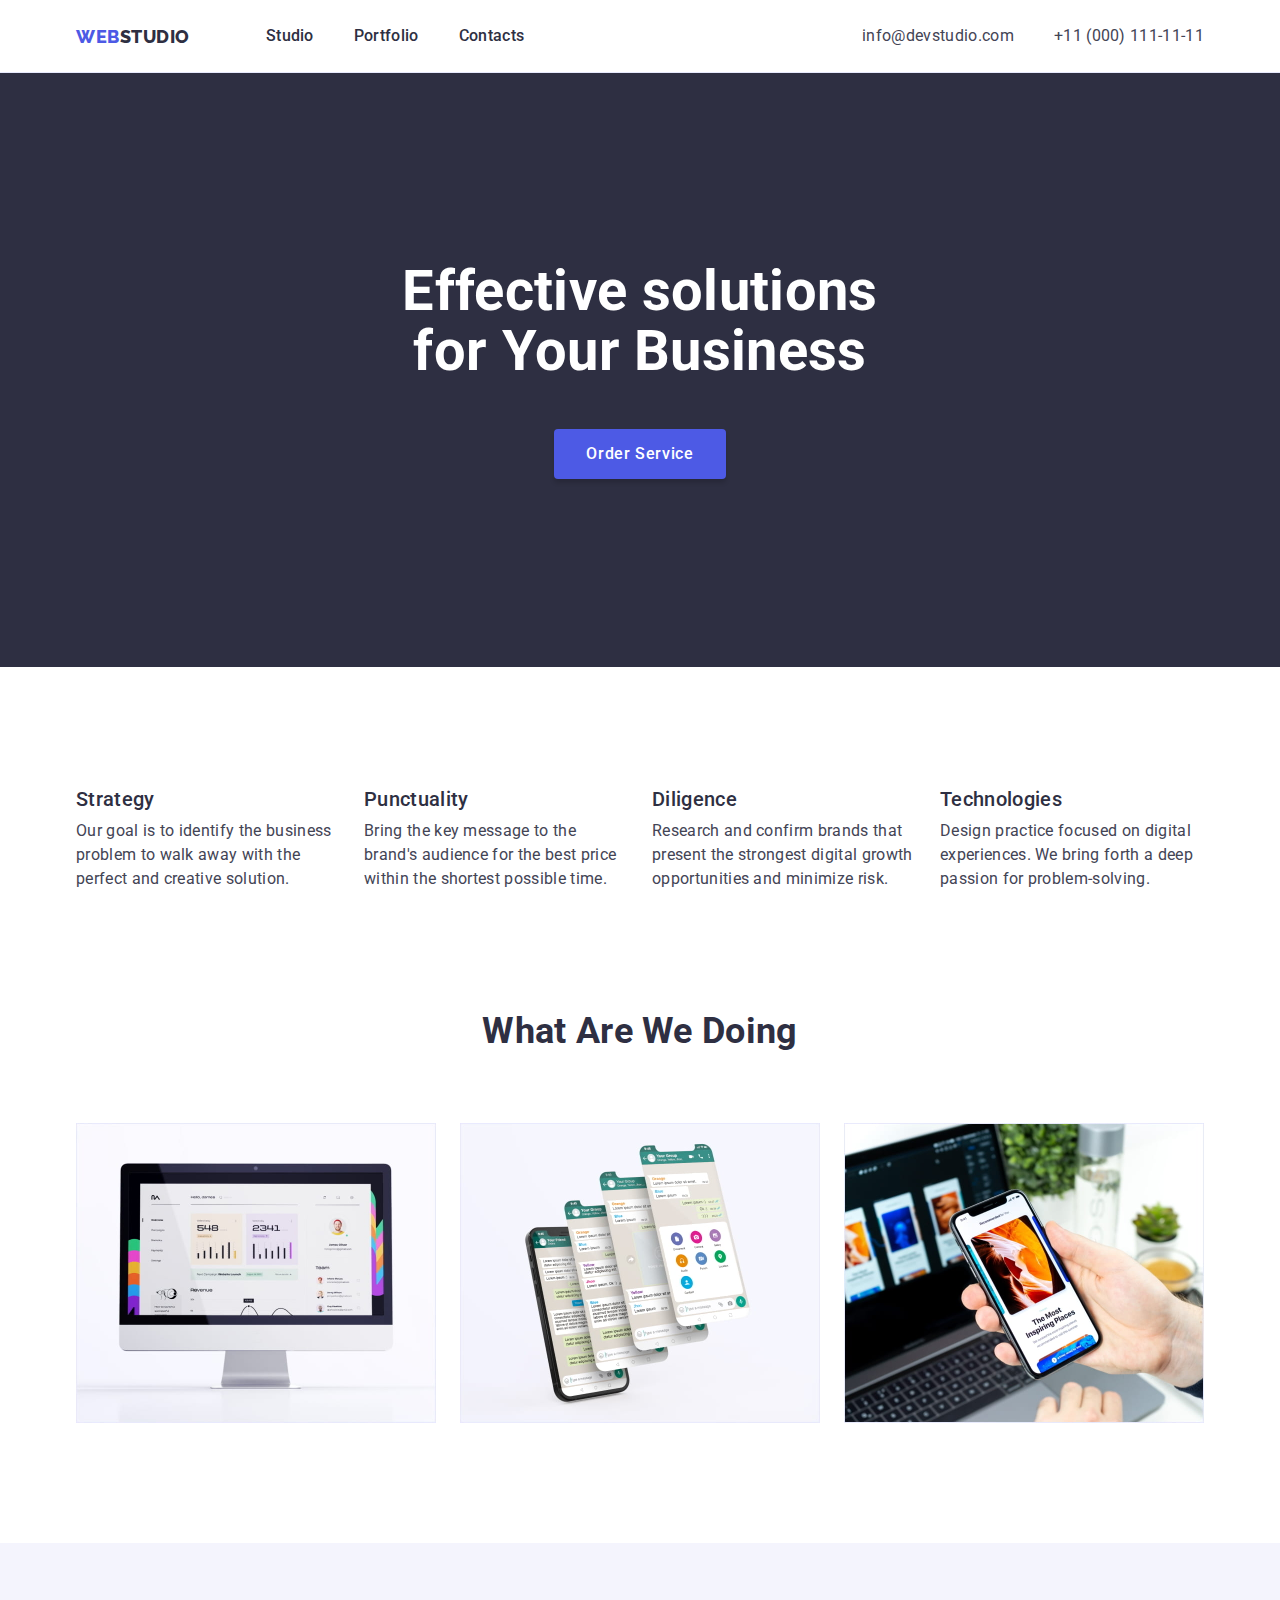
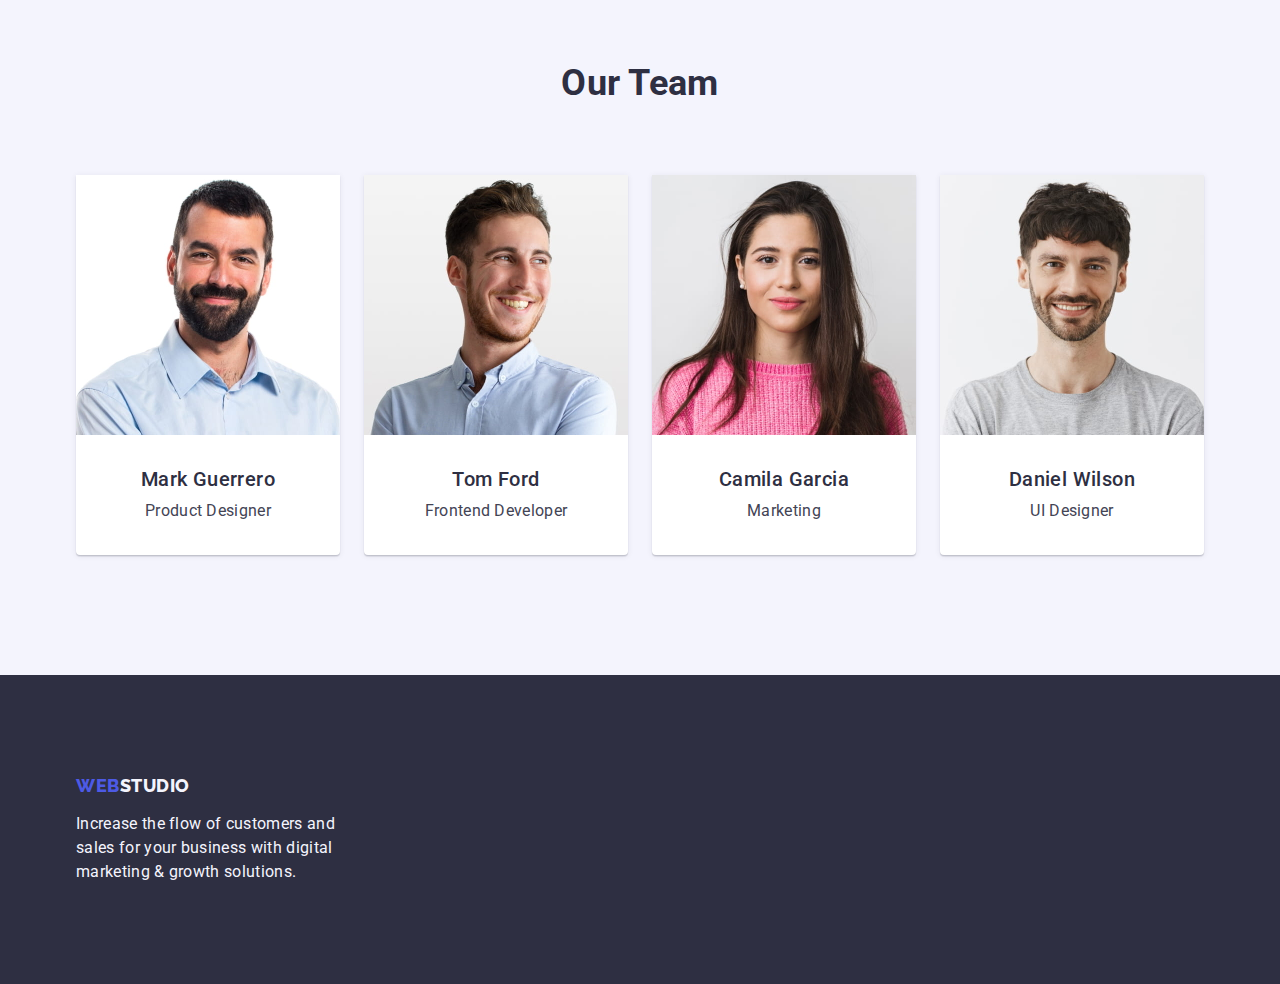
<file: index.html>
<!DOCTYPE html>
<html lang="en">
  <head>
    <meta charset="UTF-8" />
    <meta name="viewport" content="width=device-width, initial-scale=1.0" />
    <meta name="keywords" content="Web, studio, business" />
    <meta name="description" content="Effective solutions for your busiiness" />
    <title>WEBSTUDIO</title>
    <!--<link rel="shortcut icon" href="./images/icons/logo.svg" type="image/svg+xml" />-->
    <!--Fonts-->
    <link rel="preconnect" href="https://fonts.googleapis.com" />
    <link rel="preconnect" href="https://fonts.gstatic.com" crossorigin />
    <link
      href="https://fonts.googleapis.com/css2?family=Raleway:wght@800&family=Roboto:wght@400;500;700;900&display=swap"
      rel="stylesheet"
    />
    <!-- Normalise -->
    <link
      rel="stylesheet"
      href="https://cdn.jsdelivr.net/npm/modern-normalize@2.0.0/modern-normalize.min.css"
    />
    <!-- Custom styles -->
    <link rel="stylesheet" href="./css/styles.css" />
  </head>
  <body>
    <!--#region Header-->
    <header id="home" class="header">
      <div class="container">
        <nav class="header-menu">
          <!-- Logo -->
          <a href="./index.html" class="logo"
            ><span class="logo-accent">WEB</span>STUDIO</a
          >
          <ul class="header-menu-list">
            <li class="header-menu-item">
              <a href="./index.html" class="header-menu-link">Studio</a>
            </li>
            <li class="header-menu-item">
              <a href="./portfolio.html" class="header-menu-link">Portfolio</a>
            </li>
            <li class="header-menu-item">
              <a href="#" class="header-menu-link">Contacts</a>
            </li>
          </ul>
        </nav>
        <address class="header-contacts">
          <ul class="header-contacts-list">
            <li class="header-contacts-item">
              <a href="mailto:info@devstudio.com" class="header-contacts-link"
                >info@devstudio.com</a
              >
            </li>
            <li class="header-contacts-item">
              <a href="tel:+110001111111" class="header-contacts-link"
                >+11 (000) 111-11-11</a
              >
            </li>
          </ul>
        </address>
      </div>
    </header>
    <!--#endregion Header-->
    <main>
      <!--#region Hero-->
      <section class="hero">
        <div class="container">
          <h1 class="hero-title">Effective solutions for Your Business</h1>
          <button type="button" class="hero-button">Order Service</button>
        </div>
      </section>
      <!--#endregion Hero-->
      <!--#region Section1-->
      <section class="section-advantages">
        <div class="container">
          <h2 class="visually-hidden">Advantages</h2>
          <ul class="advantages-list wrapper">
            <li class="advantages-item">
              <h3 class="advantages-title">Strategy</h3>
              <p class="advantages-paragraph">
                Our goal is to identify the business problem to walk away with
                the perfect and creative solution.
              </p>
            </li>
            <li class="advantages-item">
              <h3 class="advantages-title">Punctuality</h3>
              <p class="advantages-paragraph">
                Bring the key message to the brand's audience for the best price
                within the shortest possible time.
              </p>
            </li>
            <li class="advantages-item">
              <h3 class="advantages-title">Diligence</h3>
              <p class="advantages-paragraph">
                Research and confirm brands that present the strongest digital
                growth opportunities and minimize risk.
              </p>
            </li>
            <li class="advantages-item">
              <h3 class="advantages-title">Technologies</h3>
              <p class="advantages-paragraph">
                Design practice focused on digital experiences. We bring forth a
                deep passion for problem-solving.
              </p>
            </li>
          </ul>
        </div>
      </section>
      <!--#endregion Section1-->
      <!--#region Section2-->
      <section class="section-services">
        <div class="container">
          <h2 class="section-title services-title">What are we doing</h2>
          <ul class="services-list wrapper">
            <li class="services-item">
              <img
                src="./images/section2/img-1.jpg"
                alt="Picture service 1"
                width="360"
                height="300"
              />
            </li>
            <li class="services-item">
              <img
                src="./images/section2/img-2.jpg"
                alt="Picture service 2"
                width="360"
                height="300"
              />
            </li>
            <li class="services-item">
              <img
                src="./images/section2/img-3.jpg"
                alt="Picture service 3"
                width="360"
                height="300"
              />
            </li>
          </ul>
        </div>
      </section>
      <!--#endregion Section2-->
      <!--#region Section3-->
      <section class="section-team">
        <div class="container">
          <h2 class="section-title team-title">Our team</h2>
          <ul class="team-list wrapper">
            <li class="team-item">
              <img
                src="./images/section3/img-1.jpg"
                alt="Team member portrait"
                width="264"
                height="260"
              />
              <div class="card-title-wrapper">
                <h3 class="card-title team-name-header">Mark Guerrero</h3>
                <p class="card-paragraph team-position-paragraph">
                  Product Designer
                </p>
              </div>
            </li>
            <li class="team-item">
              <img
                src="./images/section3/img-2.jpg"
                alt="Team member portrait"
                width="264"
                height="260"
              />
              <div class="card-title-wrapper">
                <h3 class="card-title team-name-header">Tom Ford</h3>
                <p class="card-paragraph team-position-paragraph">
                  Frontend Developer
                </p>
              </div>
            </li>
            <li class="team-item">
              <img
                src="./images/section3/img-3.jpg"
                alt="Team member portrait"
                width="264"
                height="260"
              />
              <div class="card-title-wrapper">
                <h3 class="card-title team-name-header">Camila Garcia</h3>
                <p class="card-paragraph team-position-paragraph">Marketing</p>
              </div>
            </li>
            <li class="team-item">
              <img
                src="./images/section3/img-4.jpg"
                alt="Team member portrait"
                width="264"
                height="260"
              />
              <div class="card-title-wrapper">
                <h3 class="card-title team-name-header">Daniel Wilson</h3>
                <p class="card-paragraph team-position-paragraph">
                  UI Designer
                </p>
              </div>
            </li>
          </ul>
        </div>
      </section>
      <!--#endregion Section3-->
    </main>
    <!--#region Footer-->
    <footer class="footer">
      <div class="container">
        <a href="./index.html" class="logo logo-footer"
          ><span class="logo-accent">WEB</span>STUDIO</a
        >
        <p class="footer-paragraph">
          Increase the flow of customers and sales for your business with
          digital marketing & growth solutions.
        </p>
      </div>
    </footer>
    <!--#endregion Footer-->
  </body>
</html>
</file>
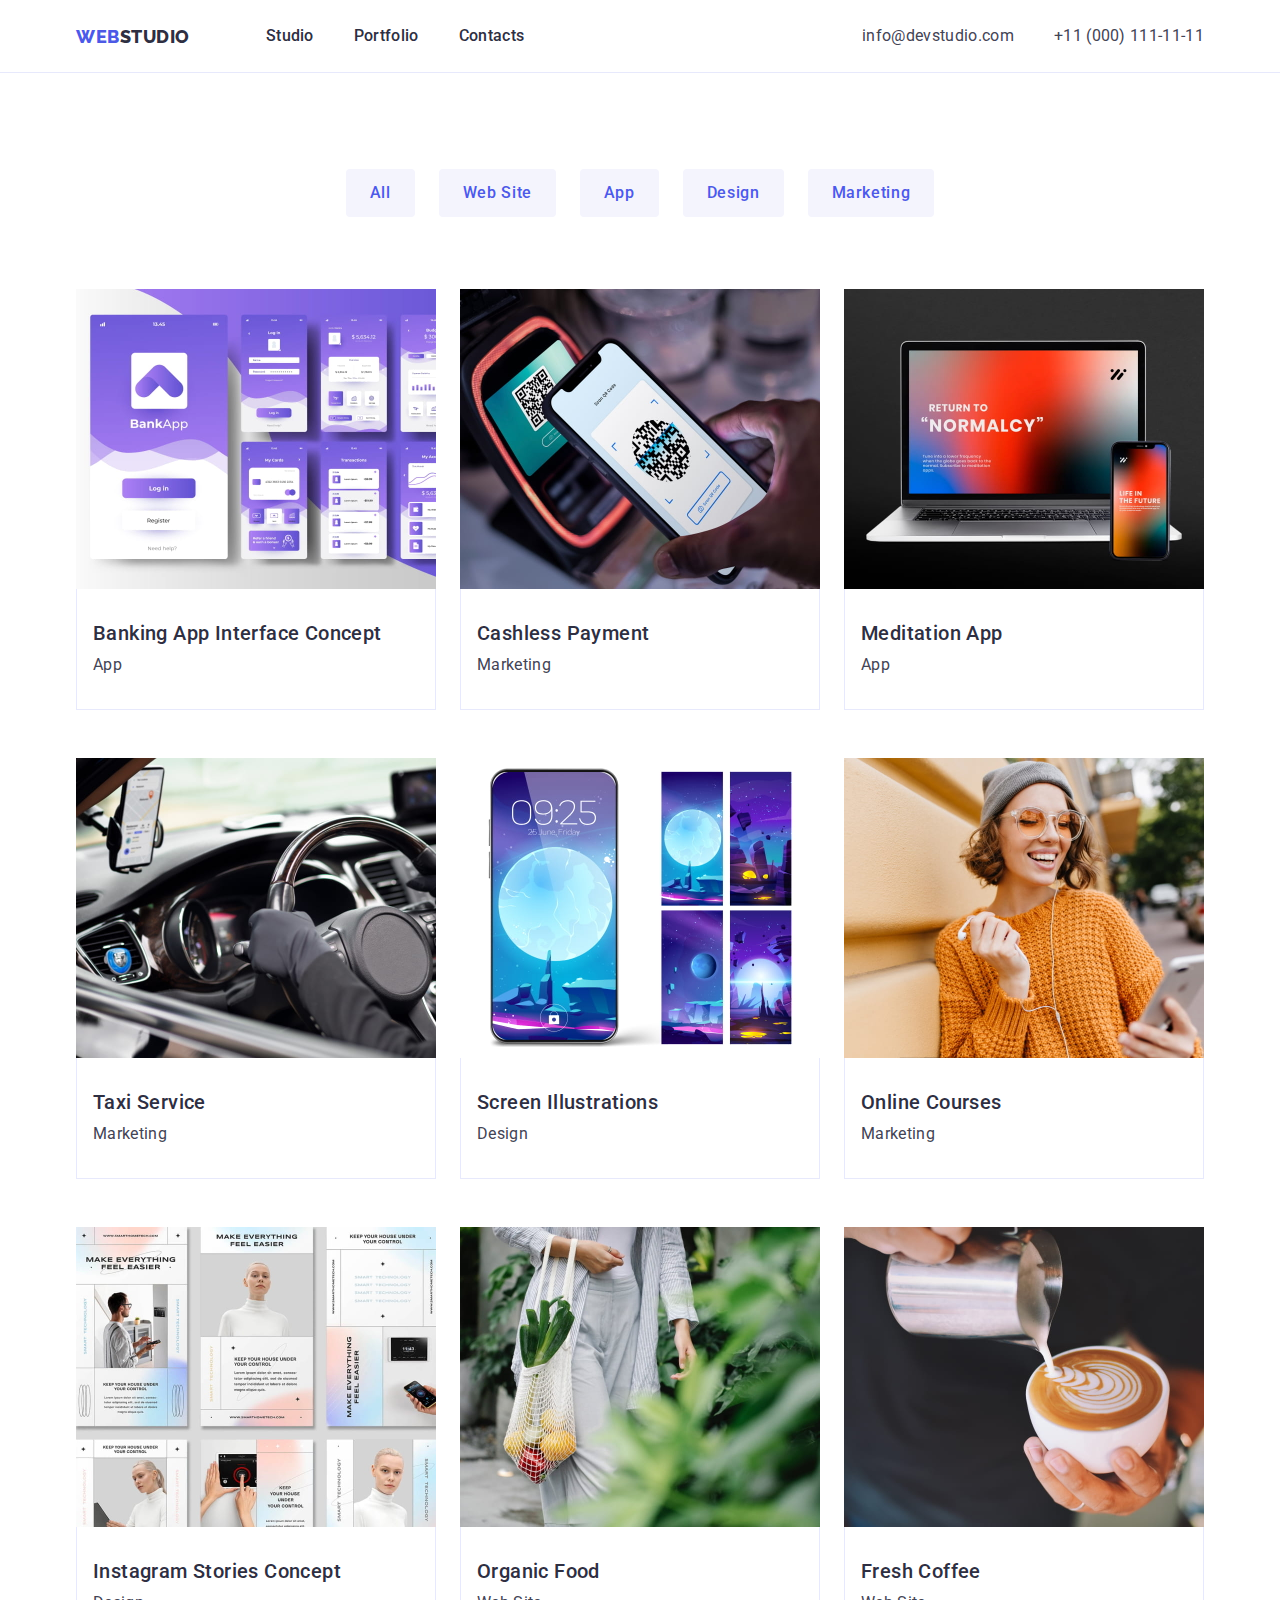
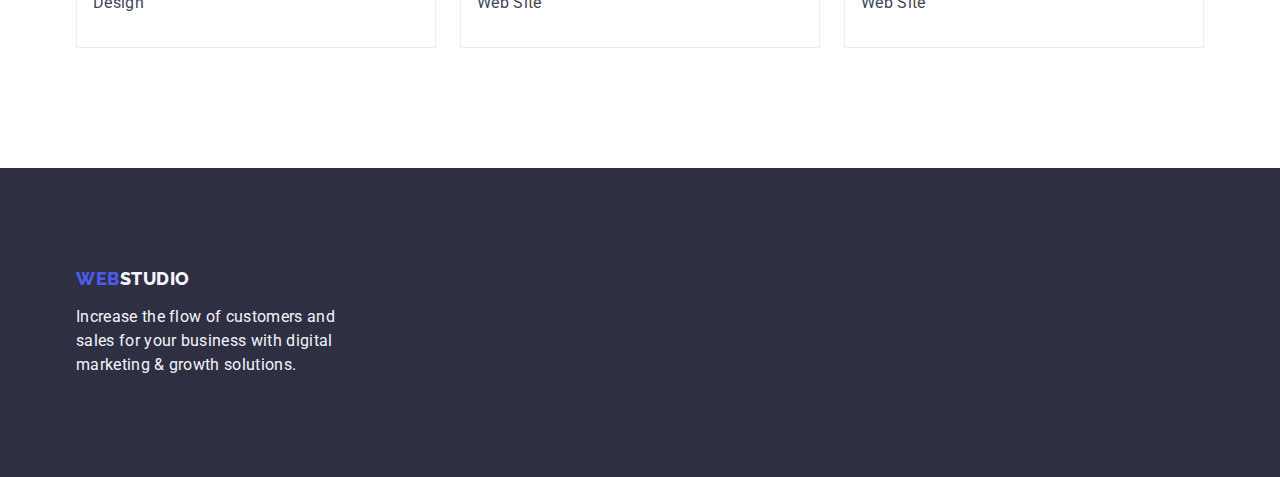
<file: portfolio.html>
<!DOCTYPE html>
<html lang="en">
  <head>
    <meta charset="UTF-8" />
    <meta name="viewport" content="width=device-width, initial-scale=1.0" />
    <meta name="keywords" content="Web, studio, business, portfolio" />
    <meta name="description" content="Our projects" />
    <title>WEBSTUDIO Portfolio</title>
    <!--<link rel="shortcut icon" href="./images/icons/logo.svg" type="image/svg+xml" />-->
    <!--Fonts-->
    <link rel="preconnect" href="https://fonts.googleapis.com" />
    <link rel="preconnect" href="https://fonts.gstatic.com" crossorigin />
    <link
      href="https://fonts.googleapis.com/css2?family=Raleway:wght@800&family=Roboto:wght@400;500;700;900&display=swap"
      rel="stylesheet"
    />
    <!-- Normalise -->
    <link
      rel="stylesheet"
      href="https://cdn.jsdelivr.net/npm/modern-normalize@2.0.0/modern-normalize.min.css"
    />
    <!--Custom styles-->
    <link rel="stylesheet" href="./css/styles.css" />
  </head>
  <body>
    <!--#region Header-->
    <header id="home" class="header">
      <div class="container">
        <nav class="header-menu">
          <!-- Logo -->
          <a href="./index.html" class="logo"
            ><span class="logo-accent">WEB</span>STUDIO</a
          >
          <ul class="header-menu-list">
            <li class="header-menu-item">
              <a href="./index.html" class="header-menu-link">Studio</a>
            </li>
            <li class="header-menu-item">
              <a href="./portfolio.html" class="header-menu-link">Portfolio</a>
            </li>
            <li class="header-menu-item">
              <a href="#" class="header-menu-link">Contacts</a>
            </li>
          </ul>
        </nav>
        <address class="header-contacts">
          <ul class="header-contacts-list">
            <li class="header-contacts-item">
              <a href="mailto:info@devstudio.com" class="header-contacts-link"
                >info@devstudio.com</a
              >
            </li>
            <li class="header-contacts-item">
              <a href="tel:+110001111111" class="header-contacts-link"
                >+11 (000) 111-11-11</a
              >
            </li>
          </ul>
        </address>
      </div>
    </header>
    <!--#endregion Header-->
    <main>
      <!--#region Section-->
      <section class="portfolio">
        <div class="container">
          <h1 class="visually-hidden portfolio-title">Our projects</h1>
          <ul class="portfolio-buttons-list">
            <li class="portfolio-buttons-item">
              <button type="button" class="portfolio-filter-button">All</button>
            </li>
            <li class="portfolio-buttons-item">
              <button type="button" class="portfolio-filter-button">
                Web Site
              </button>
            </li>
            <li class="portfolio-buttons-item">
              <button type="button" class="portfolio-filter-button">App</button>
            </li>
            <li class="portfolio-buttons-item">
              <button type="button" class="portfolio-filter-button">
                Design
              </button>
            </li>
            <li class="portfolio-buttons-item">
              <button type="button" class="portfolio-filter-button">
                Marketing
              </button>
            </li>
          </ul>
          <ul class="portfolio-projects-list">
            <li class="portfolio-projects-item">
              <a href="#">
                <img
                  src="./images/portfolio/img-1.jpg"
                  alt="Mobile app design"
                  width="360"
                  height="300"
                />
                <div
                  class="portfolio-projects-title-wrapper card-title-wrapper"
                >
                  <h2 class="card-title portfolio-projects-title">
                    Banking App Interface Concept
                  </h2>
                  <p class="card-paragraph portfolio-projects-paragraph">App</p>
                </div>
              </a>
            </li>
            <li class="portfolio-projects-item">
              <a href="#" class="portfolio-projects-link">
                <img
                  src="./images/portfolio/img-2.jpg"
                  alt="Scaning QR code via phone"
                  width="360"
                  height="300"
                />
                <div
                  class="portfolio-projects-title-wrapper card-title-wrapper"
                >
                  <h2 class="card-title portfolio-projects-title">
                    Cashless Payment
                  </h2>
                  <p class="card-paragraph portfolio-projects-paragraph">
                    Marketing
                  </p>
                </div>
              </a>
            </li>
            <li class="portfolio-projects-item">
              <a href="#" class="portfolio-projects-link">
                <img
                  src="./images/portfolio/img-3.jpg"
                  alt="Meditation app for web and mobile"
                  width="360"
                  height="300"
                />
                <div
                  class="portfolio-projects-title-wrapper card-title-wrapper"
                >
                  <h2 class="card-title portfolio-projects-title">
                    Meditation App
                  </h2>
                  <p class="card-paragraph portfolio-projects-paragraph">App</p>
                </div>
              </a>
            </li>
            <li class="portfolio-projects-item">
              <a href="#" class="portfolio-projects-link">
                <img
                  src="./images/portfolio/img-4.jpg"
                  alt="Taxi driver using an app"
                  width="360"
                  height="300"
                />
                <div
                  class="portfolio-projects-title-wrapper card-title-wrapper"
                >
                  <h2 class="card-title portfolio-projects-title">
                    Taxi Service
                  </h2>
                  <p class="card-paragraph portfolio-projects-paragraph">
                    Marketing
                  </p>
                </div>
              </a>
            </li>
            <li class="portfolio-projects-item">
              <a href="#" class="portfolio-projects-link">
                <img
                  src="./images/portfolio/img-5.jpg"
                  alt="Moon and night illustrations for phone"
                  width="360"
                  height="300"
                />
                <div
                  class="portfolio-projects-title-wrapper card-title-wrapper"
                >
                  <h2 class="card-title portfolio-projects-title">
                    Screen Illustrations
                  </h2>
                  <p class="card-paragraph portfolio-projects-paragraph">
                    Design
                  </p>
                </div>
              </a>
            </li>
            <li class="portfolio-projects-item">
              <a href="#" class="portfolio-projects-link">
                <img
                  src="./images/portfolio/img-6.jpg"
                  alt="Woman in orange sweater, glasses and grey cap listens to music"
                  width="360"
                  height="300"
                />
                <div
                  class="portfolio-projects-title-wrapper card-title-wrapper"
                >
                  <h2 class="card-title portfolio-projects-title">
                    Online Courses
                  </h2>
                  <p class="card-paragraph portfolio-projects-paragraph">
                    Marketing
                  </p>
                </div>
              </a>
            </li>
            <li class="portfolio-projects-item">
              <a href="#" class="portfolio-projects-link">
                <img
                  src="./images/portfolio/img-7.jpg"
                  alt="Page design"
                  width="360"
                  height="300"
                />
                <div
                  class="portfolio-projects-title-wrapper card-title-wrapper"
                >
                  <h2 class="card-title portfolio-projects-title">
                    Instagram Stories Concept
                  </h2>
                  <p class="card-paragraph portfolio-projects-paragraph">
                    Design
                  </p>
                </div>
              </a>
            </li>
            <li class="portfolio-projects-item">
              <a href="#" class="portfolio-projects-link">
                <img
                  src="./images/portfolio/img-8.jpg"
                  alt="Woman with groceries"
                  width="360"
                  height="300"
                />
                <div
                  class="portfolio-projects-title-wrapper card-title-wrapper"
                >
                  <h2 class="card-title portfolio-projects-title">
                    Organic Food
                  </h2>
                  <p class="card-paragraph portfolio-projects-paragraph">
                    Web Site
                  </p>
                </div>
              </a>
            </li>
            <li class="portfolio-projects-item">
              <a href="#" class="portfolio-projects-link">
                <img
                  src="./images/portfolio/img-9.jpg"
                  alt="Latte in a cap"
                  width="360"
                  height="300"
                />
                <div
                  class="portfolio-projects-title-wrapper card-title-wrapper"
                >
                  <h2 class="card-title portfolio-projects-title">
                    Fresh Coffee
                  </h2>
                  <p class="card-paragraph portfolio-projects-paragraph">
                    Web Site
                  </p>
                </div>
              </a>
            </li>
          </ul>
        </div>
      </section>
      <!--#endregion Section-->
    </main>
    <!--#region Footer-->
    <footer class="footer">
      <div class="container">
        <a href="./index.html" class="logo logo-footer"
          ><span class="logo-accent">WEB</span>STUDIO</a
        >
        <p class="footer-paragraph">
          Increase the flow of customers and sales for your business with
          digital marketing & growth solutions.
        </p>
      </div>
    </footer>
    <!--#endregion Footer-->
  </body>
</html>
</file>
<file: css/styles.css>
/* @font-face {
    font-family: "Roboto", sans-serif;
    font-weight: 400;
    font-display: swap;
    src: url();
} */

:root {
    /* Colors */
    --navy_blue: 46, 47, 66;
    --slate: 67, 68, 85;
    --white: 255, 255, 255;
    --iris: 77, 90, 229;
    --cloud: 244, 244, 253;
    --ocean: 64, 75, 191;
    --cornflower: 231, 233, 252;
    --gap-col: 24px;
    --gap-row: 48px;
    --card-amount: 3;
}

/* #region Base styles */
body {
    font-family: "Roboto", sans-serif;
    font-weight: 400;
    font-size: 16px;
    line-height: 1.5;
    letter-spacing: 0.02em;
    color: rgba(var(--navy_blue), 1);
}

h1,
h2,
h3,
h4,
h5,
h6,
p {
    margin: 0;
}

img {
    display: block;
}

a {
    text-decoration: none;
}

ul,
ol {
    list-style-type: none;
    margin: 0;
    padding: 0;
}

address {
    font-style: normal;
}

button {
    font-family: inherit;
    cursor: pointer;
    border: 0;
    padding: 12px 24px;
    min-width: 69px;
    min-height: 48px;
    border-radius: 4px;
}

.container {
    width: 1158px;
    padding: 0 15px;
    margin: 0 auto;

    /* outline: 2px solid red;
    outline-offset: -2px; */
}

.wrapper {
    display: flex;
    justify-content: space-between;
}

/* #endregion */

.visually-hidden {
    position: absolute;
    width: 1px;
    height: 1px;
    margin: -1px;
    border: 0;
    padding: 0;

    white-space: nowrap;
    clip-path: inset(100%);
    clip: rect(0 0 0 0);
    overflow: hidden;
}

/* #region Header */
/* Logo */
.logo {
    display: block;
    padding: 24px 0;
    font-family: "Raleway", sans-serif;
    font-weight: 800;
    font-size: 18px;
    line-height: 1.16667;
    letter-spacing: 0.03em;
    text-transform: uppercase;
    color: rgba(var(--navy_blue), 1);
}

.logo-accent {
    color: rgba(var(--iris), 1);
}

/* Menu */
.header {
    border-bottom: 1px solid rgba(var(--cornflower), 1);
}

.header .container {
    display: flex;
    align-items: center;
}

.header-menu {
    display: flex;
    flex-grow: 1;
    align-items: center;
}

.header-menu-list {
    display: flex;
    margin-left: 76px;
    gap: 40px;
}

.header-menu-item {
    
}

.header-menu-link {
    display: block;
    padding: 24px 0;
    font-weight: 500;
    color:rgba(var(--navy_blue), 1);
}

.header-menu-link:hover,
.header-menu-link:focus {
    color: rgba(var(--ocean), 1);
}

.header-contacts-list {
    display: flex;
    gap: 40px;
}

.header-contacts-link {
    display: block;
    padding: 24px 0;
    color: rgba(var(--slate), 1);
}

.header-contacts-link:hover,
.header-contacts-link:focus {
    color:rgba(var(--ocean), 1);
}
/* #endregion */

/* Main */
/* #region Hero */
.hero {
    background: rgba(var(--navy_blue), 1);
}

.hero {
    padding-top: 188px;
    padding-bottom: 188px;
}

.hero-title {
    max-width: 496px;
    margin: 0 auto;
    margin-bottom: 48px;
    font-weight: 700;
    font-size: 56px;
    line-height: 1.07143;
    text-align: center;
    color: rgba(var(--white), 1);
}



.hero-button {
    display: block;
    margin: 0 auto;
    padding: 16px 32px;
    background: rgba(var(--iris), 1);
    color: rgba(var(--white), 1);
    font-weight: 500;
    letter-spacing: 0.04em;
    box-shadow: 0 4px 4px 0 rgba(0, 0, 0, 0.15);
}

.hero-button:hover,
.hero-button:focus {
    background: rgba(var(--ocean), 1);
}
/* #endregion */

.section-title {
    font-weight: 700;
    font-size: 36px;
    line-height: 1.11111;
    text-align: center;
    text-transform: capitalize;
    margin-bottom: 72px;
}

.card-title {
    font-weight: 500;
    font-size: 20px;
    line-height: 1.2;
    letter-spacing: 0.02em;
    color: rgba(var(--navy_blue), 1);
    margin-bottom: 8px;
}

.card-paragraph {
    color: rgba(var(--slate), 1)
}

/* #region Section 1 - Advanteges */
.section-advantages {
    padding-top: 120px;
    padding-bottom: 120px;
}
.advantages-title {
    margin-bottom: 8px;
    font-weight: 500;
    font-size: 20px;
    line-height: 1.2;
}

.advantages-item {
    width: 264px;
}

.advantages-paragraph {
    color: rgba(var(--slate), 1);
}
/* #endregion */

/* #region Section 2 - What are we doing */
.section-services {
    padding-bottom: 120px;
}
/* #endregion */

/* #region Section 3 - Our team */
.section-team {
    background: rgba(var(--cloud), 1);
    padding-top: 120px;
    padding-bottom: 120px;
}
.team-item {
    background: rgba(var(--white), 1);
    box-shadow: 0 2px 1px 0 rgba(46, 47, 66, 0.08), 0 1px 1px 0 rgba(46, 47, 66, 0.16), 0 1px 6px 0 rgba(46, 47, 66, 0.08);
    border-radius: 0 0 4px 4px;
}
.team-name-header {
    text-align: center;
}

.team-position-paragraph{
    text-align: center;
}

.card-title-wrapper {
    padding: 32px 16px;
}
/* #endregion */

/* #region Footer */
.footer {
    background: rgba(var(--navy_blue), 1);
}
.footer {
    padding-top: 100px;
    padding-bottom: 100px;
}
.logo-footer {
    display: inline-block;
    color: rgba(var(--cloud), 1);
    padding: 0;
    margin-bottom: 16px;
}
.footer-paragraph {
    width: 264px;
    color: rgba(var(--cloud), 1);
}
/* #endregion */


/* #region Portfolio */
.portfolio {
    padding-top: 96px;
    padding-bottom: 120px;
}

.portfolio-buttons-list {
    display: flex;
    justify-content: center;
    gap: 24px;
    margin-bottom: 72px;
}

.portfolio-filter-button {
    background: rgba(var(--cloud), 1);
    font-weight: 500;
    letter-spacing: 0.04em;
    color: rgba(var(--iris), 1);
}

.portfolio-filter-button:hover,
.portfolio-filter-button:focus {
    background: rgba(var(--ocean), 1);
    box-shadow: 0 2px 2px 0 rgba(0, 0, 0, 0.12), 0 2px 1px 0 rgba(0, 0, 0, 0.08), 0 3px 1px 0 rgba(0, 0, 0, 0.1);
    color: rgba(var(--white), 1);

}

.portfolio-projects-list {
    display: flex;
    flex-wrap: wrap;
    column-gap: var(--gap-col);
    row-gap: var(--gap-row);
}

.portfolio-projects-item {
    width: calc((100% - var(--gap-col) * (var(--card-amount)) - 1) / var(--card-amount));
}

.portfolio-projects-title-wrapper {
    border: 1px solid rgba(var(--cornflower), 1);
    border-top: none;
}
/* #endregion */
</file>
